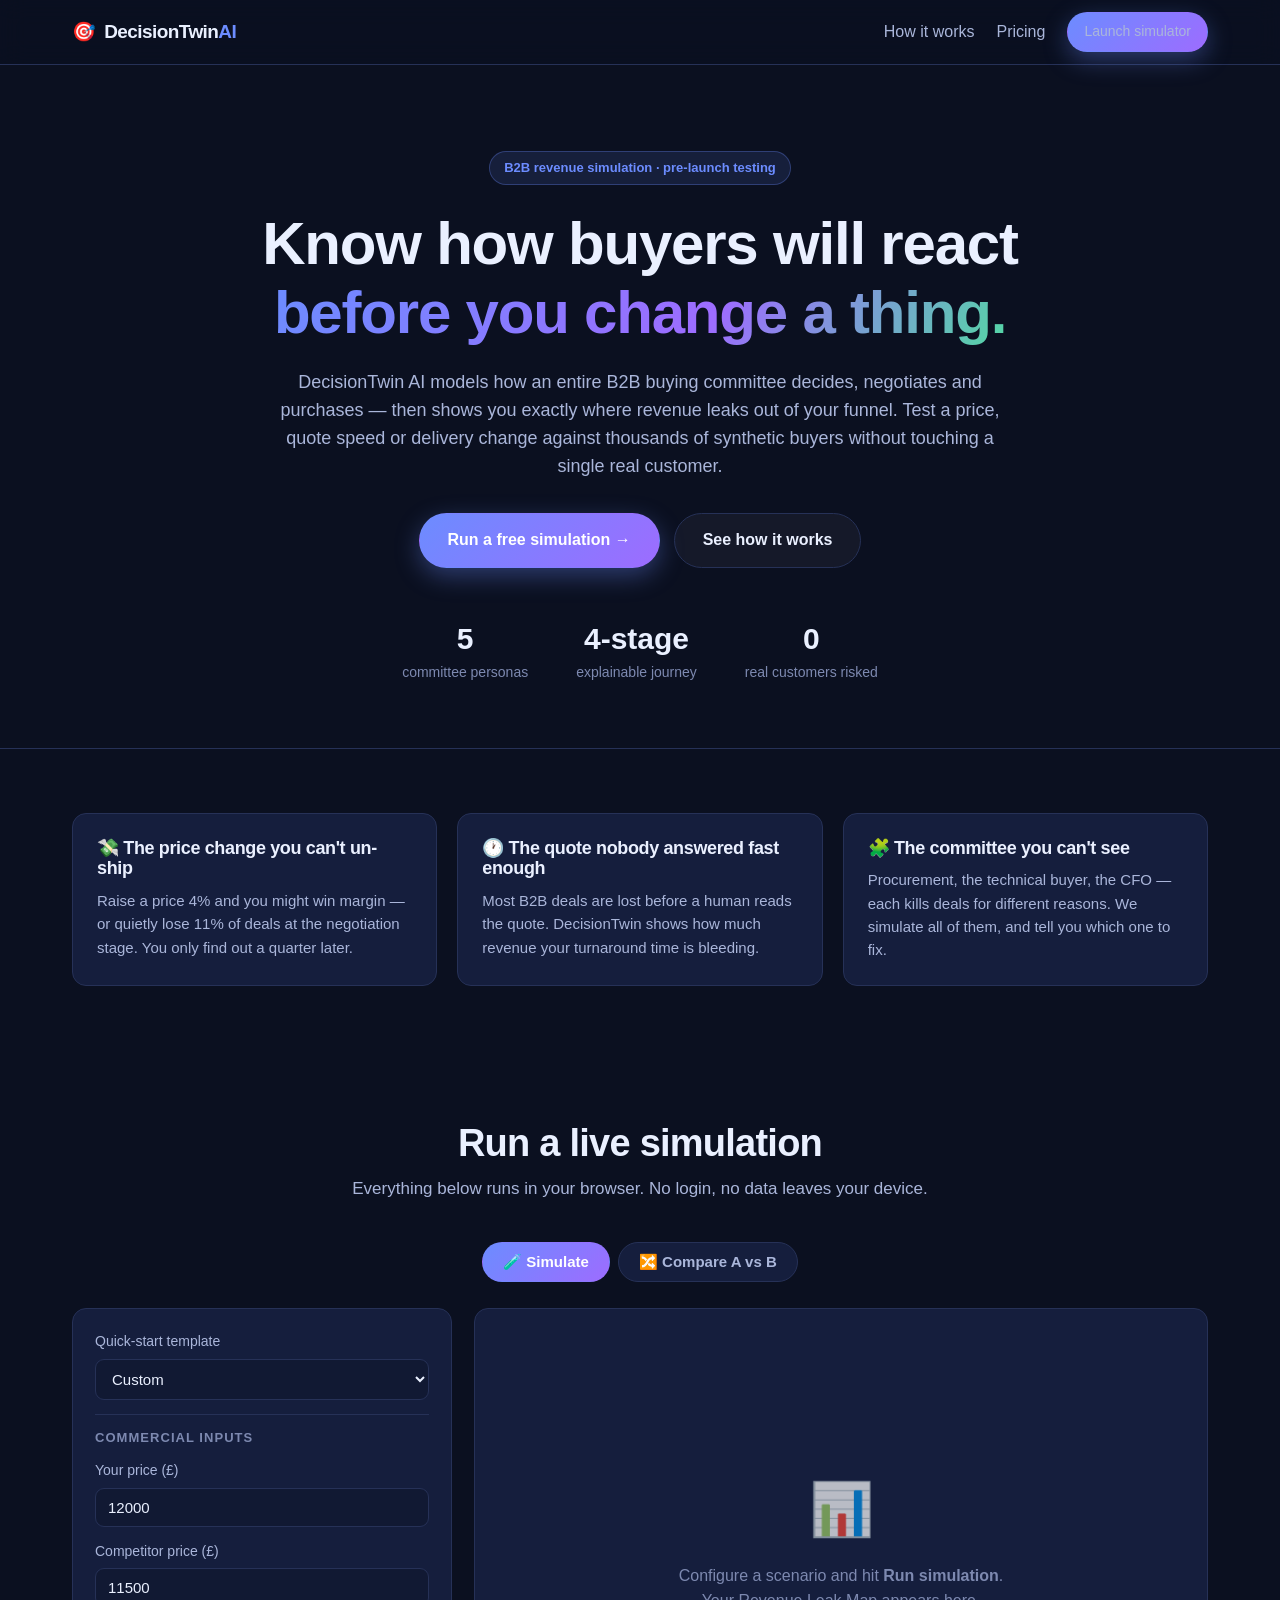
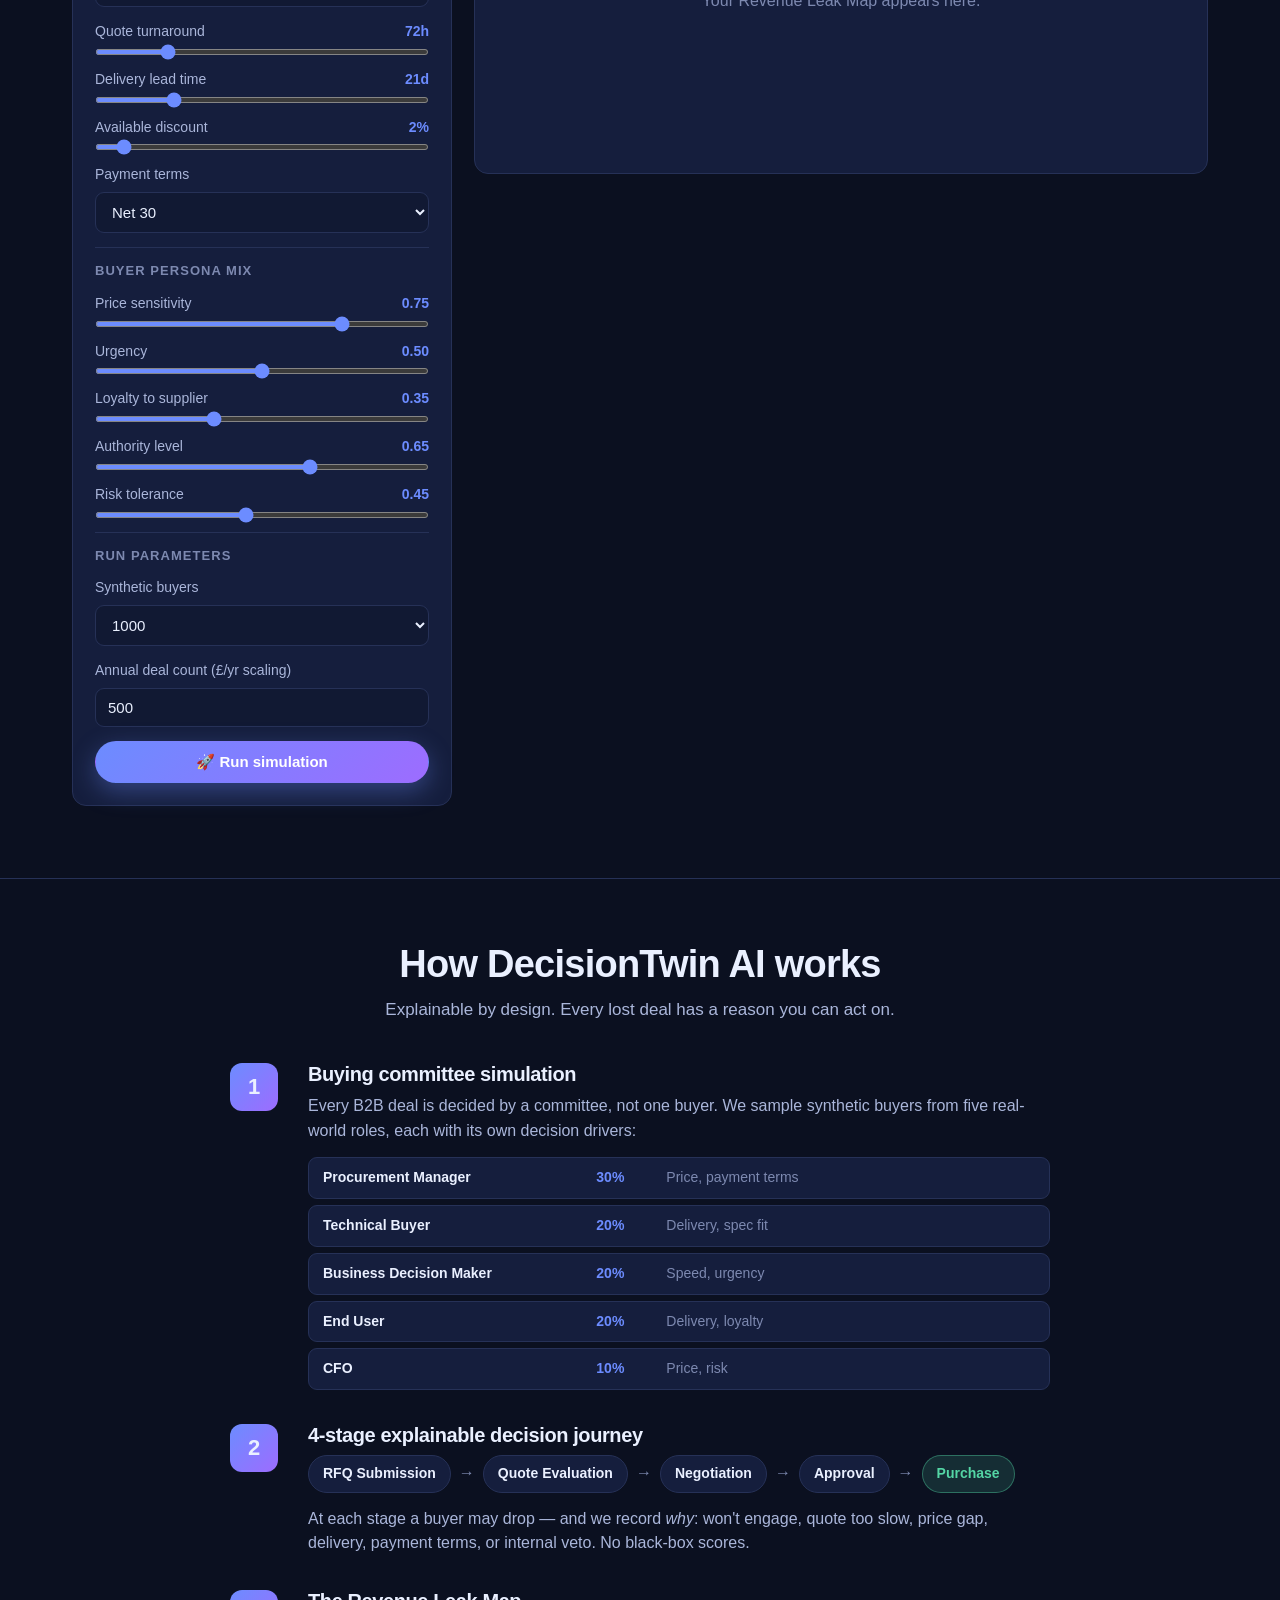
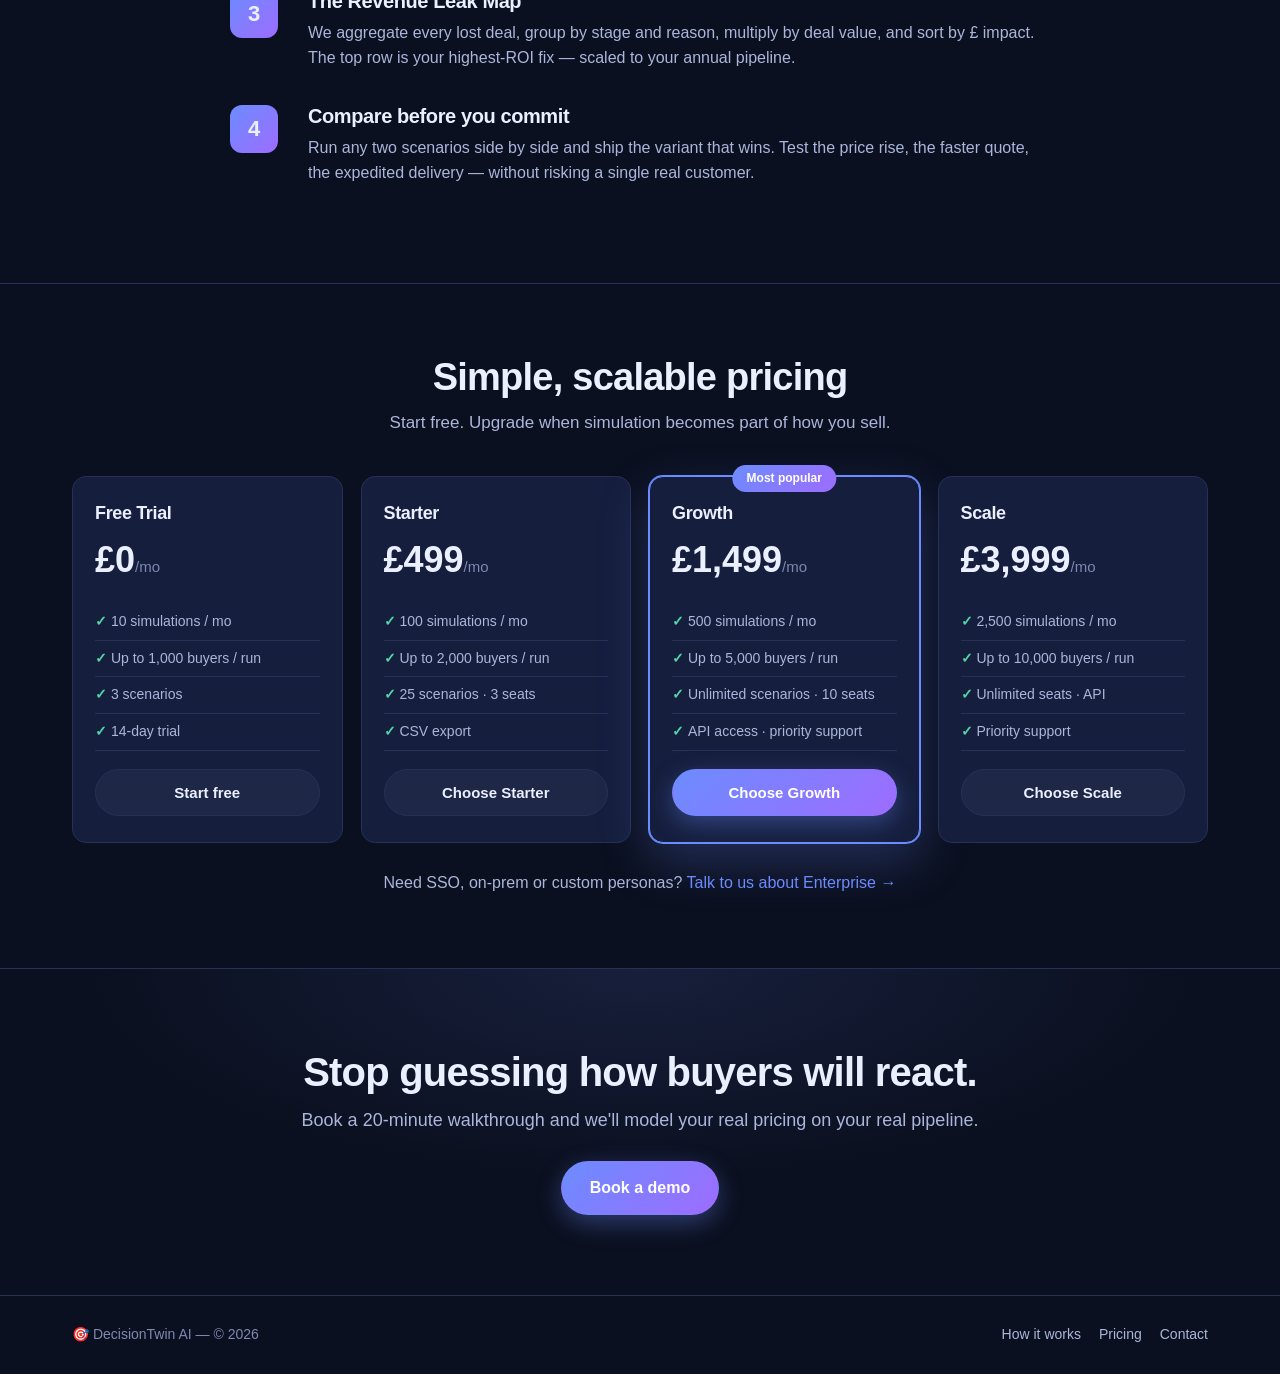
<file: index.html>
<!DOCTYPE html>
<html lang="en">
<head>
  <meta charset="UTF-8" />
  <meta name="viewport" content="width=device-width, initial-scale=1.0" />
  <title>DecisionTwin AI — Simulate B2B buyer decisions before you launch</title>
  <meta name="description" content="DecisionTwin AI models how B2B buying committees decide, negotiate and purchase — so you can find revenue leaks before you change a price, quote speed or delivery term." />
  <meta property="og:title" content="DecisionTwin AI" />
  <meta property="og:description" content="Simulate how B2B buyers decide — before you launch a price or term change." />
  <meta property="og:type" content="website" />
  <meta property="og:url" content="https://41bite.com" />
  <link rel="icon" href="data:image/svg+xml,<svg xmlns='http://www.w3.org/2000/svg' viewBox='0 0 100 100'><text y='.9em' font-size='90'>🎯</text></svg>" />
  <link rel="stylesheet" href="styles.css" />
</head>
<body>

  <!-- ── Nav ──────────────────────────────────────────────────────────── -->
  <header class="nav">
    <div class="wrap nav-inner">
      <a class="brand" href="#top"><span class="brand-mark">🎯</span> DecisionTwin<span class="brand-ai">AI</span></a>
      <nav class="nav-links">
        <a href="#how">How it works</a>
        <a href="#pricing">Pricing</a>
        <a href="#app" class="btn btn-sm btn-primary">Launch simulator</a>
      </nav>
    </div>
  </header>

  <!-- ── Hero ─────────────────────────────────────────────────────────── -->
  <section class="hero" id="top">
    <div class="wrap">
      <div class="badge">B2B revenue simulation · pre-launch testing</div>
      <h1>Know how buyers will react<br><span class="grad">before you change a thing.</span></h1>
      <p class="lede">
        DecisionTwin AI models how an entire B2B buying committee decides, negotiates and
        purchases — then shows you exactly where revenue leaks out of your funnel.
        Test a price, quote speed or delivery change against thousands of synthetic buyers
        without touching a single real customer.
      </p>
      <div class="hero-cta">
        <a href="#app" class="btn btn-primary btn-lg">Run a free simulation →</a>
        <a href="#how" class="btn btn-ghost btn-lg">See how it works</a>
      </div>
      <div class="hero-stats">
        <div><strong>5</strong><span>committee personas</span></div>
        <div><strong>4-stage</strong><span>explainable journey</span></div>
        <div><strong>0</strong><span>real customers risked</span></div>
      </div>
    </div>
  </section>

  <!-- ── Problem ──────────────────────────────────────────────────────── -->
  <section class="band">
    <div class="wrap cols-3">
      <div class="card">
        <h3>💸 The price change you can't un-ship</h3>
        <p>Raise a price 4% and you might win margin — or quietly lose 11% of deals at the negotiation stage. You only find out a quarter later.</p>
      </div>
      <div class="card">
        <h3>🕐 The quote nobody answered fast enough</h3>
        <p>Most B2B deals are lost before a human reads the quote. DecisionTwin shows how much revenue your turnaround time is bleeding.</p>
      </div>
      <div class="card">
        <h3>🧩 The committee you can't see</h3>
        <p>Procurement, the technical buyer, the CFO — each kills deals for different reasons. We simulate all of them, and tell you which one to fix.</p>
      </div>
    </div>
  </section>

  <!-- ── App / Simulator ──────────────────────────────────────────────── -->
  <section class="app-section" id="app">
    <div class="wrap">
      <div class="section-head">
        <h2>Run a live simulation</h2>
        <p>Everything below runs in your browser. No login, no data leaves your device.</p>
      </div>

      <div class="tabs" role="tablist">
        <button class="tab active" data-tab="sim" role="tab">🧪 Simulate</button>
        <button class="tab" data-tab="compare" role="tab">🔀 Compare A vs B</button>
      </div>

      <!-- Single sim -->
      <div class="tabpane active" id="pane-sim">
        <div class="sim-grid">
          <form class="panel inputs" id="form-a">
            <label class="field">
              <span>Quick-start template</span>
              <select id="template">
                <option value="custom">Custom</option>
                <option value="slow">Slow quote (pain point)</option>
                <option value="fast">Fast quote (fix applied)</option>
                <option value="leader">Price leader</option>
                <option value="tooling">High-volume tooling</option>
              </select>
            </label>

            <div class="field-group">
              <h4>Commercial inputs</h4>
              <label class="field"><span>Your price (£)</span><input type="number" id="base_price" value="12000" min="0" step="any" /></label>
              <label class="field"><span>Competitor price (£)</span><input type="number" id="competitor_price" value="11500" min="0" step="any" /></label>
              <label class="field range"><span>Quote turnaround <b id="qh_v">72h</b></span><input type="range" id="quote_time_hours" min="4" max="336" value="72" /></label>
              <label class="field range"><span>Delivery lead time <b id="dd_v">21d</b></span><input type="range" id="delivery_days" min="1" max="90" value="21" /></label>
              <label class="field range"><span>Available discount <b id="di_v">2%</b></span><input type="range" id="discount_available" min="0" max="30" value="2" step="0.5" /></label>
              <label class="field"><span>Payment terms</span>
                <select id="payment_terms">
                  <option>Net 30</option><option>Net 60</option><option>Net 15</option><option>Net 7</option><option>Prepay</option>
                </select>
              </label>
            </div>

            <div class="field-group">
              <h4>Buyer persona mix</h4>
              <label class="field range"><span>Price sensitivity <b id="ps_v">0.75</b></span><input type="range" id="price_sensitivity" min="0" max="1" value="0.75" step="0.01" /></label>
              <label class="field range"><span>Urgency <b id="ur_v">0.50</b></span><input type="range" id="urgency" min="0" max="1" value="0.5" step="0.01" /></label>
              <label class="field range"><span>Loyalty to supplier <b id="lo_v">0.35</b></span><input type="range" id="loyalty" min="0" max="1" value="0.35" step="0.01" /></label>
              <label class="field range"><span>Authority level <b id="al_v">0.65</b></span><input type="range" id="authority_level" min="0" max="1" value="0.65" step="0.01" /></label>
              <label class="field range"><span>Risk tolerance <b id="rt_v">0.45</b></span><input type="range" id="risk_tolerance" min="0" max="1" value="0.45" step="0.01" /></label>
            </div>

            <div class="field-group">
              <h4>Run parameters</h4>
              <label class="field"><span>Synthetic buyers</span>
                <select id="num_agents"><option>100</option><option>250</option><option>500</option><option selected>1000</option><option>2000</option><option>5000</option></select>
              </label>
              <label class="field"><span>Annual deal count (£/yr scaling)</span><input type="number" id="annual_deals" value="500" min="1" /></label>
            </div>

            <button type="submit" class="btn btn-primary btn-block">🚀 Run simulation</button>
          </form>

          <div class="panel results" id="results">
            <div class="empty" id="empty-state">
              <div class="empty-icon">📊</div>
              <p>Configure a scenario and hit <strong>Run simulation</strong>.<br>Your Revenue Leak Map appears here.</p>
            </div>
            <div id="result-body" hidden></div>
          </div>
        </div>
      </div>

      <!-- Compare -->
      <div class="tabpane" id="pane-compare">
        <p class="compare-intro">Run two scenarios with the <strong>same random seed</strong> so the only differences come from your changes — not sampling noise.</p>
        <div class="compare-forms" id="compare-forms"></div>
        <button class="btn btn-primary btn-block" id="run-compare">🔀 Compare A vs B</button>
        <div id="compare-results"></div>
      </div>
    </div>
  </section>

  <!-- ── How it works ─────────────────────────────────────────────────── -->
  <section class="band how" id="how">
    <div class="wrap">
      <div class="section-head"><h2>How DecisionTwin AI works</h2><p>Explainable by design. Every lost deal has a reason you can act on.</p></div>

      <div class="how-step">
        <div class="how-num">1</div>
        <div>
          <h3>Buying committee simulation</h3>
          <p>Every B2B deal is decided by a committee, not one buyer. We sample synthetic buyers from five real-world roles, each with its own decision drivers:</p>
          <div class="persona-table">
            <div><b>Procurement Manager</b><span>30%</span><em>Price, payment terms</em></div>
            <div><b>Technical Buyer</b><span>20%</span><em>Delivery, spec fit</em></div>
            <div><b>Business Decision Maker</b><span>20%</span><em>Speed, urgency</em></div>
            <div><b>End User</b><span>20%</span><em>Delivery, loyalty</em></div>
            <div><b>CFO</b><span>10%</span><em>Price, risk</em></div>
          </div>
        </div>
      </div>

      <div class="how-step">
        <div class="how-num">2</div>
        <div>
          <h3>4-stage explainable decision journey</h3>
          <div class="journey">
            <span>RFQ Submission</span><i>→</i><span>Quote Evaluation</span><i>→</i><span>Negotiation</span><i>→</i><span>Approval</span><i>→</i><span class="won">Purchase</span>
          </div>
          <p>At each stage a buyer may drop — and we record <em>why</em>: won't engage, quote too slow, price gap, delivery, payment terms, or internal veto. No black-box scores.</p>
        </div>
      </div>

      <div class="how-step">
        <div class="how-num">3</div>
        <div>
          <h3>The Revenue Leak Map</h3>
          <p>We aggregate every lost deal, group by stage and reason, multiply by deal value, and sort by £ impact. The top row is your highest-ROI fix — scaled to your annual pipeline.</p>
        </div>
      </div>

      <div class="how-step">
        <div class="how-num">4</div>
        <div>
          <h3>Compare before you commit</h3>
          <p>Run any two scenarios side by side and ship the variant that wins. Test the price rise, the faster quote, the expedited delivery — without risking a single real customer.</p>
        </div>
      </div>
    </div>
  </section>

  <!-- ── Pricing ──────────────────────────────────────────────────────── -->
  <section class="pricing" id="pricing">
    <div class="wrap">
      <div class="section-head"><h2>Simple, scalable pricing</h2><p>Start free. Upgrade when simulation becomes part of how you sell.</p></div>
      <div class="price-grid">
        <div class="price-card">
          <h3>Free Trial</h3><div class="price">£0<small>/mo</small></div>
          <ul><li>10 simulations / mo</li><li>Up to 1,000 buyers / run</li><li>3 scenarios</li><li>14-day trial</li></ul>
          <a href="#app" class="btn btn-ghost btn-block">Start free</a>
        </div>
        <div class="price-card">
          <h3>Starter</h3><div class="price">£499<small>/mo</small></div>
          <ul><li>100 simulations / mo</li><li>Up to 2,000 buyers / run</li><li>25 scenarios · 3 seats</li><li>CSV export</li></ul>
          <a href="#contact" class="btn btn-ghost btn-block">Choose Starter</a>
        </div>
        <div class="price-card featured">
          <div class="ribbon">Most popular</div>
          <h3>Growth</h3><div class="price">£1,499<small>/mo</small></div>
          <ul><li>500 simulations / mo</li><li>Up to 5,000 buyers / run</li><li>Unlimited scenarios · 10 seats</li><li>API access · priority support</li></ul>
          <a href="#contact" class="btn btn-primary btn-block">Choose Growth</a>
        </div>
        <div class="price-card">
          <h3>Scale</h3><div class="price">£3,999<small>/mo</small></div>
          <ul><li>2,500 simulations / mo</li><li>Up to 10,000 buyers / run</li><li>Unlimited seats · API</li><li>Priority support</li></ul>
          <a href="#contact" class="btn btn-ghost btn-block">Choose Scale</a>
        </div>
      </div>
      <p class="enterprise">Need SSO, on-prem or custom personas? <a href="#contact">Talk to us about Enterprise →</a></p>
    </div>
  </section>

  <!-- ── CTA / contact ────────────────────────────────────────────────── -->
  <section class="cta" id="contact">
    <div class="wrap">
      <h2>Stop guessing how buyers will react.</h2>
      <p>Book a 20-minute walkthrough and we'll model your real pricing on your real pipeline.</p>
      <a href="mailto:hello@41bite.com?subject=DecisionTwin%20AI%20demo" class="btn btn-primary btn-lg">Book a demo</a>
    </div>
  </section>

  <footer class="footer">
    <div class="wrap footer-inner">
      <span>🎯 DecisionTwin AI — © <span id="year"></span></span>
      <span class="footer-links"><a href="#how">How it works</a><a href="#pricing">Pricing</a><a href="mailto:hello@41bite.com">Contact</a></span>
    </div>
  </footer>

  <script type="module" src="app.js"></script>
</body>
</html>
</file>
<file: styles.css>
/* ============================================================================
 * DecisionTwin AI — styles
 * ========================================================================== */
:root {
  --bg: #0b1020;
  --bg-soft: #111933;
  --panel: #151e3d;
  --panel-2: #1b2547;
  --ink: #eaf0ff;
  --ink-soft: #aab6da;
  --muted: #7d89b0;
  --line: #263157;
  --brand: #6c8cff;
  --brand-2: #9d6cff;
  --accent: #54d6a5;
  --danger: #ff6b6b;
  --warn: #ffb454;
  --radius: 14px;
  --radius-sm: 9px;
  --shadow: 0 18px 50px rgba(0,0,0,.45);
  --maxw: 1180px;
}

* { box-sizing: border-box; margin: 0; padding: 0; }
html { scroll-behavior: smooth; }
body {
  font-family: "Inter", -apple-system, BlinkMacSystemFont, "Segoe UI", Roboto, Helvetica, Arial, sans-serif;
  background: radial-gradient(1200px 700px at 70% -10%, #1a2350 0%, transparent 60%), var(--bg);
  color: var(--ink);
  line-height: 1.55;
  -webkit-font-smoothing: antialiased;
}
.wrap { max-width: var(--maxw); margin: 0 auto; padding: 0 22px; }
a { color: var(--brand); text-decoration: none; }
h1, h2, h3, h4 { line-height: 1.15; letter-spacing: -.02em; }

/* ── Buttons ──────────────────────────────────────────────────────────── */
.btn {
  display: inline-flex; align-items: center; justify-content: center; gap: .5em;
  border: 1px solid transparent; border-radius: 999px; cursor: pointer;
  font-weight: 600; font-size: 15px; padding: 11px 20px; transition: .15s;
  text-decoration: none; white-space: nowrap;
}
.btn-primary { background: linear-gradient(135deg, var(--brand), var(--brand-2)); color: #fff; box-shadow: 0 8px 24px rgba(108,140,255,.35); }
.btn-primary:hover { transform: translateY(-1px); box-shadow: 0 12px 30px rgba(108,140,255,.5); }
.btn-ghost { background: rgba(255,255,255,.04); border-color: var(--line); color: var(--ink); }
.btn-ghost:hover { background: rgba(255,255,255,.09); }
.btn-lg { padding: 14px 28px; font-size: 16px; }
.btn-sm { padding: 8px 16px; font-size: 14px; }
.btn-block { width: 100%; }

/* ── Nav ──────────────────────────────────────────────────────────────── */
.nav {
  position: sticky; top: 0; z-index: 50;
  backdrop-filter: blur(12px);
  background: rgba(11,16,32,.72);
  border-bottom: 1px solid var(--line);
}
.nav-inner { display: flex; align-items: center; justify-content: space-between; height: 64px; }
.brand { font-weight: 800; font-size: 19px; color: var(--ink); letter-spacing: -.03em; }
.brand-mark { margin-right: 4px; }
.brand-ai { color: var(--brand); }
.nav-links { display: flex; align-items: center; gap: 22px; }
.nav-links a { color: var(--ink-soft); font-weight: 500; }
.nav-links a:hover { color: var(--ink); }

/* ── Hero ─────────────────────────────────────────────────────────────── */
.hero { padding: 86px 0 64px; text-align: center; }
.badge {
  display: inline-block; padding: 6px 14px; border-radius: 999px;
  background: rgba(108,140,255,.12); border: 1px solid rgba(108,140,255,.3);
  color: var(--brand); font-size: 13px; font-weight: 600; margin-bottom: 24px;
}
.hero h1 { font-size: clamp(34px, 5.6vw, 60px); font-weight: 800; }
.grad { background: linear-gradient(120deg, var(--brand), var(--brand-2) 60%, var(--accent)); -webkit-background-clip: text; background-clip: text; color: transparent; }
.lede { max-width: 720px; margin: 22px auto 0; color: var(--ink-soft); font-size: 18px; }
.hero-cta { display: flex; gap: 14px; justify-content: center; flex-wrap: wrap; margin-top: 32px; }
.hero-stats { display: flex; gap: 48px; justify-content: center; flex-wrap: wrap; margin-top: 48px; }
.hero-stats div { display: flex; flex-direction: column; }
.hero-stats strong { font-size: 30px; color: var(--ink); }
.hero-stats span { color: var(--muted); font-size: 14px; }

/* ── Bands & cards ────────────────────────────────────────────────────── */
.band { padding: 64px 0; border-top: 1px solid var(--line); }
.cols-3 { display: grid; grid-template-columns: repeat(3, 1fr); gap: 20px; }
.card { background: var(--panel); border: 1px solid var(--line); border-radius: var(--radius); padding: 24px; }
.card h3 { font-size: 18px; margin-bottom: 10px; }
.card p { color: var(--ink-soft); font-size: 15px; }

.section-head { text-align: center; margin-bottom: 40px; }
.section-head h2 { font-size: clamp(26px, 3.6vw, 38px); font-weight: 800; }
.section-head p { color: var(--ink-soft); margin-top: 10px; font-size: 17px; }

/* ── App / Simulator ──────────────────────────────────────────────────── */
.app-section { padding: 72px 0; }
.tabs { display: flex; gap: 8px; justify-content: center; margin-bottom: 26px; }
.tab {
  background: var(--panel); border: 1px solid var(--line); color: var(--ink-soft);
  padding: 10px 20px; border-radius: 999px; cursor: pointer; font-weight: 600; font-size: 15px;
}
.tab.active { background: linear-gradient(135deg, var(--brand), var(--brand-2)); color: #fff; border-color: transparent; }
.tabpane { display: none; }
.tabpane.active { display: block; }

.sim-grid { display: grid; grid-template-columns: 380px 1fr; gap: 22px; align-items: start; }
.panel { background: var(--panel); border: 1px solid var(--line); border-radius: var(--radius); padding: 22px; }
.panel.inputs { position: sticky; top: 82px; }

.field { display: flex; flex-direction: column; gap: 6px; margin-bottom: 14px; font-size: 14px; }
.field > span { color: var(--ink-soft); font-weight: 500; display: flex; justify-content: space-between; }
.field > span b { color: var(--brand); font-variant-numeric: tabular-nums; }
.field input[type=number], .field select {
  background: var(--bg-soft); border: 1px solid var(--line); color: var(--ink);
  border-radius: var(--radius-sm); padding: 10px 12px; font-size: 15px; font-family: inherit;
}
.field input:focus, .field select:focus { outline: none; border-color: var(--brand); }
.field input[type=range] { accent-color: var(--brand); height: 6px; }
.field-group { border-top: 1px solid var(--line); padding-top: 16px; margin-top: 4px; }
.field-group h4 { font-size: 13px; text-transform: uppercase; letter-spacing: .08em; color: var(--muted); margin-bottom: 14px; }

/* Results */
.results { min-height: 460px; }
.empty { display: flex; flex-direction: column; align-items: center; justify-content: center; height: 420px; text-align: center; color: var(--muted); }
.empty-icon { font-size: 52px; margin-bottom: 14px; opacity: .7; }

.kpis { display: grid; grid-template-columns: repeat(4, 1fr); gap: 12px; margin-bottom: 18px; }
.kpi { background: var(--panel-2); border: 1px solid var(--line); border-radius: var(--radius-sm); padding: 16px; }
.kpi .label { color: var(--muted); font-size: 12px; text-transform: uppercase; letter-spacing: .06em; }
.kpi .value { font-size: 24px; font-weight: 800; margin-top: 4px; font-variant-numeric: tabular-nums; }
.kpi.danger .value { color: var(--danger); }
.kpi.good .value { color: var(--accent); }

.insight, .recommend { border-radius: var(--radius-sm); padding: 14px 16px; margin-bottom: 12px; font-size: 15px; }
.insight { background: rgba(108,140,255,.1); border: 1px solid rgba(108,140,255,.3); }
.recommend { background: rgba(84,214,165,.1); border: 1px solid rgba(84,214,165,.3); }
.insight b, .recommend b { display: block; margin-bottom: 3px; font-size: 12px; text-transform: uppercase; letter-spacing: .06em; opacity: .85; }

.chart-block { margin-top: 20px; }
.chart-block h4 { font-size: 15px; margin-bottom: 12px; }

/* Funnel */
.funnel { display: flex; flex-direction: column; gap: 6px; }
.funnel-row { display: grid; grid-template-columns: 150px 1fr 84px; align-items: center; gap: 10px; font-size: 13px; }
.funnel-bar-track { background: var(--bg-soft); border-radius: 6px; height: 26px; overflow: hidden; }
.funnel-bar { height: 100%; border-radius: 6px; transition: width .5s; }
.funnel-row .lbl { color: var(--ink-soft); }
.funnel-row .num { text-align: right; color: var(--muted); font-variant-numeric: tabular-nums; }

/* Leak map bars */
.leak { display: flex; flex-direction: column; gap: 8px; }
.leak-row { font-size: 13px; }
.leak-row .leak-head { display: flex; justify-content: space-between; margin-bottom: 4px; }
.leak-row .leak-head .reason { color: var(--ink-soft); }
.leak-row .leak-head .amt { color: var(--danger); font-weight: 700; font-variant-numeric: tabular-nums; }
.leak-track { background: var(--bg-soft); border-radius: 6px; height: 12px; overflow: hidden; }
.leak-fill { height: 100%; background: linear-gradient(90deg, var(--danger), #ff9b6b); border-radius: 6px; }
.leak-row .stage-tag { color: var(--muted); font-size: 11px; }

.result-actions { margin-top: 18px; display: flex; gap: 10px; }

/* Compare */
.compare-intro { text-align: center; color: var(--ink-soft); margin-bottom: 22px; }
.compare-forms { display: grid; grid-template-columns: 1fr 1fr; gap: 18px; margin-bottom: 18px; }
.cmp-summary { background: var(--panel-2); border: 1px solid var(--line); border-radius: var(--radius); padding: 20px; margin: 22px 0; text-align: center; }
.cmp-summary .big { font-size: 30px; font-weight: 800; }
.cmp-summary .big.up { color: var(--accent); }
.cmp-summary .big.down { color: var(--danger); }
.cmp-cols { display: grid; grid-template-columns: 1fr 1fr; gap: 18px; }
table.delta { width: 100%; border-collapse: collapse; margin-top: 18px; font-size: 14px; }
table.delta th, table.delta td { text-align: right; padding: 9px 12px; border-bottom: 1px solid var(--line); font-variant-numeric: tabular-nums; }
table.delta th:first-child, table.delta td:first-child { text-align: left; }
table.delta thead th { color: var(--muted); font-size: 12px; text-transform: uppercase; }

/* ── How it works ─────────────────────────────────────────────────────── */
.how-step { display: grid; grid-template-columns: 56px 1fr; gap: 22px; max-width: 820px; margin: 0 auto 34px; }
.how-num { width: 48px; height: 48px; border-radius: 12px; background: linear-gradient(135deg, var(--brand), var(--brand-2)); display: flex; align-items: center; justify-content: center; font-weight: 800; font-size: 22px; }
.how-step h3 { font-size: 20px; margin-bottom: 8px; }
.how-step p { color: var(--ink-soft); }
.persona-table { margin-top: 14px; display: flex; flex-direction: column; gap: 6px; }
.persona-table > div { display: grid; grid-template-columns: 1fr 60px 1.4fr; gap: 10px; background: var(--panel); border: 1px solid var(--line); border-radius: var(--radius-sm); padding: 9px 14px; font-size: 14px; align-items: center; }
.persona-table span { color: var(--brand); font-weight: 700; }
.persona-table em { color: var(--muted); font-style: normal; }
.journey { display: flex; flex-wrap: wrap; align-items: center; gap: 8px; margin: 8px 0 14px; }
.journey span { background: var(--panel); border: 1px solid var(--line); border-radius: 999px; padding: 7px 14px; font-size: 14px; font-weight: 600; }
.journey span.won { background: rgba(84,214,165,.15); border-color: rgba(84,214,165,.4); color: var(--accent); }
.journey i { color: var(--muted); font-style: normal; }

/* ── Pricing ──────────────────────────────────────────────────────────── */
.pricing { padding: 72px 0; border-top: 1px solid var(--line); }
.price-grid { display: grid; grid-template-columns: repeat(4, 1fr); gap: 18px; }
.price-card { background: var(--panel); border: 1px solid var(--line); border-radius: var(--radius); padding: 26px 22px; position: relative; display: flex; flex-direction: column; }
.price-card.featured { border-color: var(--brand); box-shadow: 0 0 0 1px var(--brand), 0 18px 50px rgba(108,140,255,.25); }
.ribbon { position: absolute; top: -12px; left: 50%; transform: translateX(-50%); background: linear-gradient(135deg, var(--brand), var(--brand-2)); color: #fff; font-size: 12px; font-weight: 700; padding: 4px 14px; border-radius: 999px; }
.price-card h3 { font-size: 18px; }
.price { font-size: 36px; font-weight: 800; margin: 8px 0 16px; }
.price small { font-size: 15px; color: var(--muted); font-weight: 500; }
.price-card ul { list-style: none; flex: 1; margin-bottom: 18px; }
.price-card li { padding: 7px 0; border-bottom: 1px solid var(--line); color: var(--ink-soft); font-size: 14px; }
.price-card li::before { content: "✓ "; color: var(--accent); font-weight: 700; }
.enterprise { text-align: center; margin-top: 28px; color: var(--ink-soft); }

/* ── CTA + footer ─────────────────────────────────────────────────────── */
.cta { padding: 80px 0; text-align: center; border-top: 1px solid var(--line); background: radial-gradient(800px 300px at 50% 0, rgba(108,140,255,.12), transparent 70%); }
.cta h2 { font-size: clamp(26px, 4vw, 40px); font-weight: 800; }
.cta p { color: var(--ink-soft); margin: 12px 0 26px; font-size: 18px; }
.footer { border-top: 1px solid var(--line); padding: 28px 0; }
.footer-inner { display: flex; justify-content: space-between; align-items: center; color: var(--muted); font-size: 14px; }
.footer-links { display: flex; gap: 18px; }
.footer-links a { color: var(--ink-soft); }

/* ── Responsive ───────────────────────────────────────────────────────── */
@media (max-width: 960px) {
  .sim-grid { grid-template-columns: 1fr; }
  .panel.inputs { position: static; }
  .cols-3 { grid-template-columns: 1fr; }
  .price-grid { grid-template-columns: 1fr 1fr; }
  .compare-forms, .cmp-cols { grid-template-columns: 1fr; }
  .kpis { grid-template-columns: 1fr 1fr; }
}
@media (max-width: 600px) {
  .nav-links a:not(.btn) { display: none; }
  .price-grid { grid-template-columns: 1fr; }
  .hero-stats { gap: 28px; }
  .funnel-row { grid-template-columns: 110px 1fr 64px; }
}
</file>
